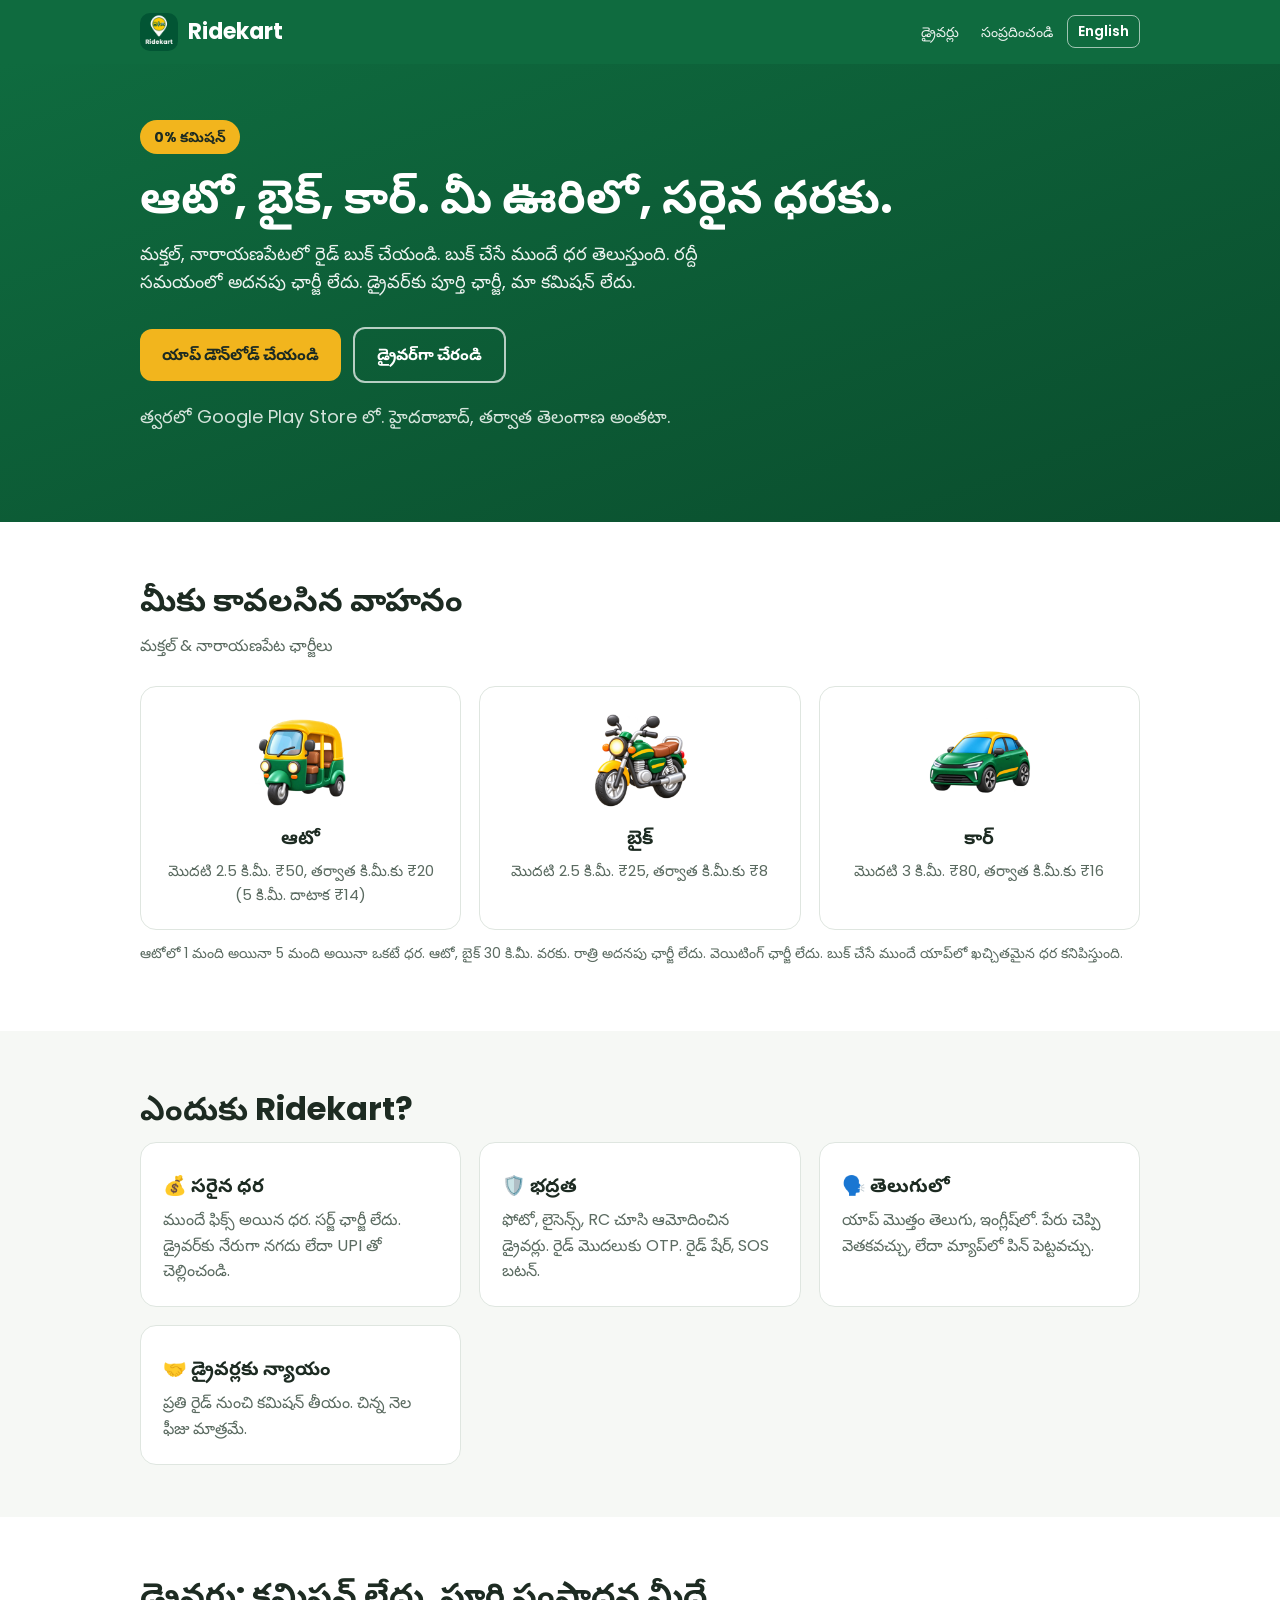
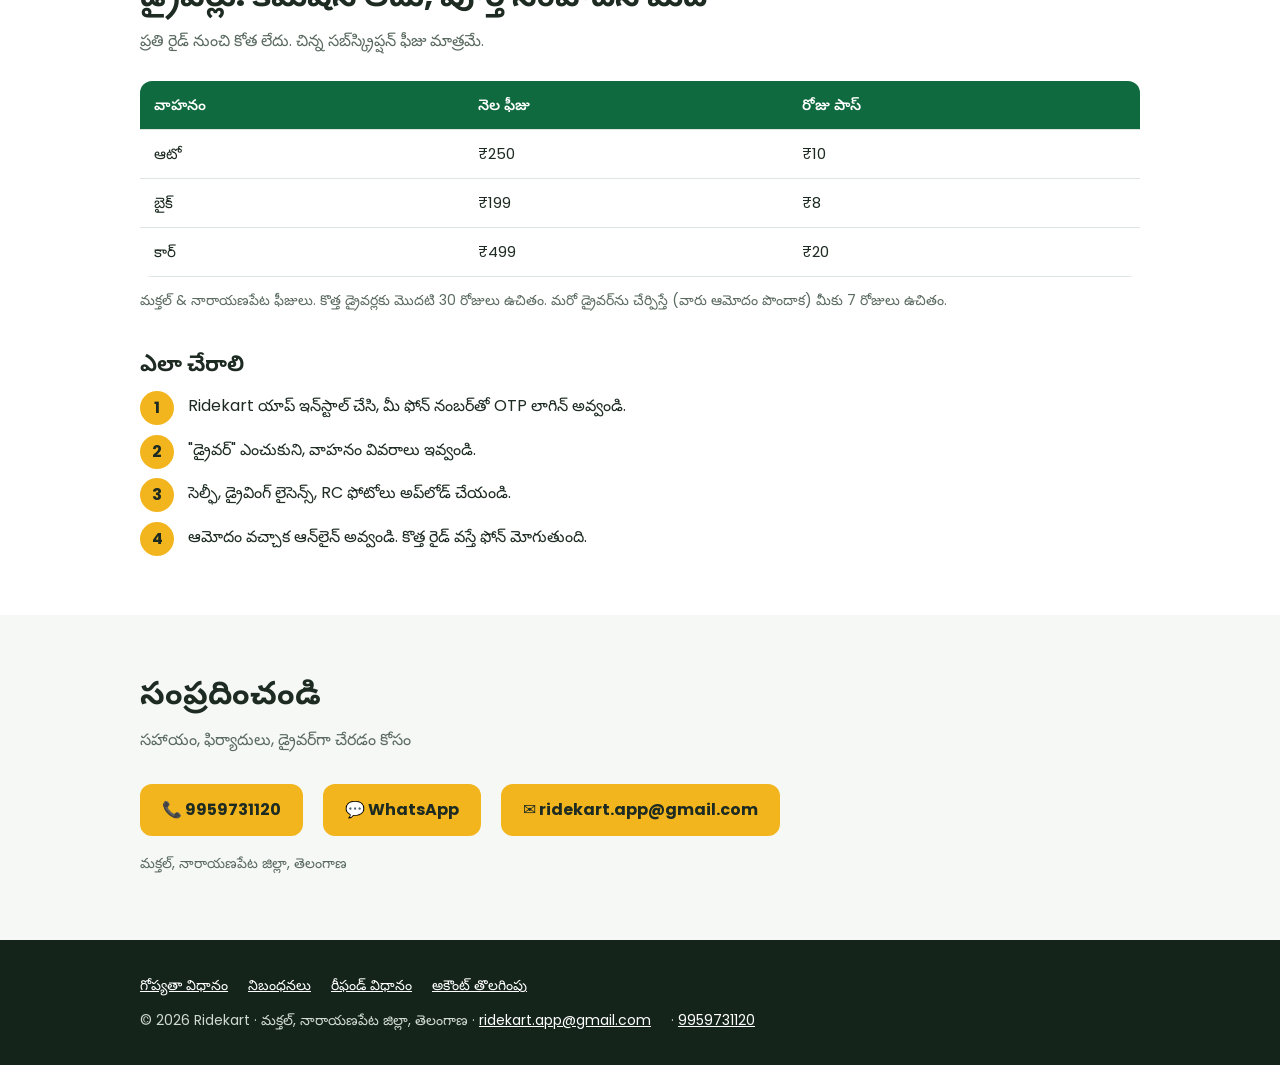
<file: index.html>
<!DOCTYPE html>
<html lang="te">
<head>
<meta charset="utf-8">
<meta name="viewport" content="width=device-width,initial-scale=1">
<title>Ridekart: Auto, Bike, Car rides in Makthal & Narayanpet · Ridekart</title>
<meta name="description" content="Ridekart: zero-commission auto, bike and car rides in Makthal and Narayanpet, Telangana.">
<meta name="theme-color" content="#0F6B3F">
<link rel="icon" href="img/favicon.png">
<link rel="apple-touch-icon" href="img/apple-touch-icon.png">
<link rel="stylesheet" href="style.css">
<script src="lang.js"></script>
</head>
<body>
<header><div class="wrap">
  <a class="brand" href="index.html"><img src="img/logo.png" alt="">Ridekart</a>
  <nav>
    <a class="hide-m" href="index.html#drivers"><span class="te">డ్రైవర్లు</span><span class="en">Drivers</span></a>
    <a class="hide-m" href="index.html#contact"><span class="te">సంప్రదించండి</span><span class="en">Contact</span></a>
    <button class="lang" onclick="rkToggleLang()" aria-label="Language"><span class="te">English</span><span class="en">తెలుగు</span></button>
  </nav>
</div></header>

<section class="hero"><div class="wrap">
  <span class="pill"><span class="te">0% కమిషన్</span><span class="en">0% commission</span></span>
  <h1><span class="te">ఆటో, బైక్, కార్. మీ ఊరిలో, సరైన ధరకు.</span><span class="en">Auto, bike, car. In your town, at a fair price.</span></h1>
  <p><span class="te">మక్తల్, నారాయణపేటలో రైడ్ బుక్ చేయండి. బుక్ చేసే ముందే ధర తెలుస్తుంది. రద్దీ సమయంలో అదనపు ఛార్జీ లేదు. డ్రైవర్‌కు పూర్తి ఛార్జీ, మా కమిషన్ లేదు.</span><span class="en">Book rides in Makthal and Narayanpet. See the price before you book. No surge pricing. The driver keeps the full fare, we take no commission.</span></p>
  <a class="btn" href="app.html"><span class="te">యాప్ డౌన్‌లోడ్ చేయండి</span><span class="en">Download the app</span></a>
  <a class="btn ghost" href="#drivers"><span class="te">డ్రైవర్‌గా చేరండి</span><span class="en">Join as a driver</span></a>
  <p class="note" style="color:#e6f0ea;margin-top:16px"><span class="te">త్వరలో Google Play Store లో. హైదరాబాద్, తర్వాత తెలంగాణ అంతటా.</span><span class="en">Coming soon to Google Play. Hyderabad next, then all of Telangana.</span></p>
</div></section>

<section><div class="wrap">
  <h2><span class="te">మీకు కావలసిన వాహనం</span><span class="en">Choose your ride</span></h2>
  <p class="sub"><span class="te">మక్తల్ & నారాయణపేట ఛార్జీలు</span><span class="en">Makthal & Narayanpet fares</span></p>
  <div class="grid">
    <div class="card veh"><img src="img/auto.png" alt="Auto"><h3><span class="te">ఆటో</span><span class="en">Auto</span></h3>
      <p class="price"><span class="te">మొదటి 2.5 కి.మీ. ₹50, తర్వాత కి.మీ.కు ₹20 (5 కి.మీ. దాటాక ₹14)</span><span class="en">₹50 for the first 2.5 km, then ₹20/km (₹14/km after 5 km)</span></p></div>
    <div class="card veh"><img src="img/bike.png" alt="Bike"><h3><span class="te">బైక్</span><span class="en">Bike</span></h3>
      <p class="price"><span class="te">మొదటి 2.5 కి.మీ. ₹25, తర్వాత కి.మీ.కు ₹8</span><span class="en">₹25 for the first 2.5 km, then ₹8/km</span></p></div>
    <div class="card veh"><img src="img/car.png" alt="Car"><h3><span class="te">కార్</span><span class="en">Car</span></h3>
      <p class="price"><span class="te">మొదటి 3 కి.మీ. ₹80, తర్వాత కి.మీ.కు ₹16</span><span class="en">₹80 for the first 3 km, then ₹16/km</span></p></div>
  </div>
  <p class="note"><span class="te">ఆటోలో 1 మంది అయినా 5 మంది అయినా ఒకటే ధర. ఆటో, బైక్ 30 కి.మీ. వరకు. రాత్రి అదనపు ఛార్జీ లేదు. వెయిటింగ్ ఛార్జీ లేదు. బుక్ చేసే ముందే యాప్‌లో ఖచ్చితమైన ధర కనిపిస్తుంది.</span><span class="en">Same auto fare for 1 to 5 people. Auto and bike up to 30 km. No night charge. No waiting charge. The exact price is shown in the app before you book.</span></p>
</div></section>

<section class="alt"><div class="wrap">
  <h2><span class="te">ఎందుకు Ridekart?</span><span class="en">Why Ridekart?</span></h2>
  <div class="grid">
    <div class="card"><h3>💰 <span class="te">సరైన ధర</span><span class="en">Fair price</span></h3><p><span class="te">ముందే ఫిక్స్ అయిన ధర. సర్జ్ ఛార్జీ లేదు. డ్రైవర్‌కు నేరుగా నగదు లేదా UPI తో చెల్లించండి.</span><span class="en">Fixed upfront price, no surge. Pay the driver directly by cash or UPI.</span></p></div>
    <div class="card"><h3>🛡️ <span class="te">భద్రత</span><span class="en">Safety</span></h3><p><span class="te">ఫోటో, లైసెన్స్, RC చూసి ఆమోదించిన డ్రైవర్లు. రైడ్ మొదలుకు OTP. రైడ్ షేర్, SOS బటన్.</span><span class="en">Drivers approved after photo, licence and RC checks. OTP to start the ride. Ride sharing and an SOS button.</span></p></div>
    <div class="card"><h3>🗣️ <span class="te">తెలుగులో</span><span class="en">In Telugu</span></h3><p><span class="te">యాప్ మొత్తం తెలుగు, ఇంగ్లీష్‌లో. పేరు చెప్పి వెతకవచ్చు, లేదా మ్యాప్‌లో పిన్ పెట్టవచ్చు.</span><span class="en">The whole app in Telugu and English. Search by name or drop a pin on the map.</span></p></div>
    <div class="card"><h3>🤝 <span class="te">డ్రైవర్లకు న్యాయం</span><span class="en">Fair to drivers</span></h3><p><span class="te">ప్రతి రైడ్ నుంచి కమిషన్ తీయం. చిన్న నెల ఫీజు మాత్రమే.</span><span class="en">We take no commission from any ride. Only a small monthly fee.</span></p></div>
  </div>
</div></section>

<section id="drivers"><div class="wrap">
  <h2><span class="te">డ్రైవర్లు: కమిషన్ లేదు, పూర్తి సంపాదన మీదే</span><span class="en">Drivers: no commission, keep everything you earn</span></h2>
  <p class="sub"><span class="te">ప్రతి రైడ్ నుంచి కోత లేదు. చిన్న సబ్‌స్క్రిప్షన్ ఫీజు మాత్రమే.</span><span class="en">Nothing cut from your rides. Just a small subscription fee.</span></p>
  <table>
    <tr><th><span class="te">వాహనం</span><span class="en">Vehicle</span></th><th><span class="te">నెల ఫీజు</span><span class="en">Monthly</span></th><th><span class="te">రోజు పాస్</span><span class="en">Day pass</span></th></tr>
    <tr><td><span class="te">ఆటో</span><span class="en">Auto</span></td><td>₹250</td><td>₹10</td></tr>
    <tr><td><span class="te">బైక్</span><span class="en">Bike</span></td><td>₹199</td><td>₹8</td></tr>
    <tr><td><span class="te">కార్</span><span class="en">Car</span></td><td>₹499</td><td>₹20</td></tr>
  </table>
  <p class="note"><span class="te">మక్తల్ & నారాయణపేట ఫీజులు. కొత్త డ్రైవర్లకు మొదటి 30 రోజులు ఉచితం. మరో డ్రైవర్‌ను చేర్పిస్తే (వారు ఆమోదం పొందాక) మీకు 7 రోజులు ఉచితం.</span><span class="en">Makthal & Narayanpet fees. New drivers get the first 30 days free. Refer another driver and get 7 free days once they are approved.</span></p>
  <h2 style="margin-top:34px;font-size:22px"><span class="te">ఎలా చేరాలి</span><span class="en">How to join</span></h2>
  <ol class="steps">
    <li><span class="te">Ridekart యాప్ ఇన్‌స్టాల్ చేసి, మీ ఫోన్ నంబర్‌తో OTP లాగిన్ అవ్వండి.</span><span class="en">Install the Ridekart app and log in with your phone number (OTP).</span></li>
    <li><span class="te">"డ్రైవర్" ఎంచుకుని, వాహనం వివరాలు ఇవ్వండి.</span><span class="en">Choose "Driver" and enter your vehicle details.</span></li>
    <li><span class="te">సెల్ఫీ, డ్రైవింగ్ లైసెన్స్, RC ఫోటోలు అప్‌లోడ్ చేయండి.</span><span class="en">Upload your selfie, driving licence and RC photos.</span></li>
    <li><span class="te">ఆమోదం వచ్చాక ఆన్‌లైన్ అవ్వండి. కొత్త రైడ్ వస్తే ఫోన్ మోగుతుంది.</span><span class="en">Once approved, go online. Your phone rings when a new ride comes.</span></li>
  </ol>
</div></section>

<section class="alt" id="contact"><div class="wrap">
  <h2><span class="te">సంప్రదించండి</span><span class="en">Contact us</span></h2>
  <p class="sub"><span class="te">సహాయం, ఫిర్యాదులు, డ్రైవర్‌గా చేరడం కోసం</span><span class="en">For help, complaints or joining as a driver</span></p>
  <div class="contact">
    <a class="btn" href="tel:+919959731120">📞 9959731120</a>
    <a class="btn" href="https://wa.me/919959731120">💬 WhatsApp</a>
    <a class="btn" href="mailto:ridekart.app@gmail.com">✉️ ridekart.app@gmail.com</a>
  </div>
  <p class="note"><span class="te">మక్తల్, నారాయణపేట జిల్లా, తెలంగాణ</span><span class="en">Makthal, Narayanpet District, Telangana</span></p>
</div></section>

<footer><div class="wrap">
  <div class="links">
    <a href="privacy.html"><span class="te">గోప్యతా విధానం</span><span class="en">Privacy Policy</span></a>
    <a href="terms.html"><span class="te">నిబంధనలు</span><span class="en">Terms</span></a>
    <a href="refund.html"><span class="te">రీఫండ్ విధానం</span><span class="en">Refund Policy</span></a>
    <a href="delete-account.html"><span class="te">అకౌంట్ తొలగింపు</span><span class="en">Delete account</span></a>
  </div>
  <div>© 2026 Ridekart · <span class="te">మక్తల్, నారాయణపేట జిల్లా, తెలంగాణ</span><span class="en">Makthal, Narayanpet District, Telangana</span> · <a href="mailto:ridekart.app@gmail.com">ridekart.app@gmail.com</a> · <a href="tel:+919959731120">9959731120</a></div>
</div></footer>
</body>
</html>
</file>
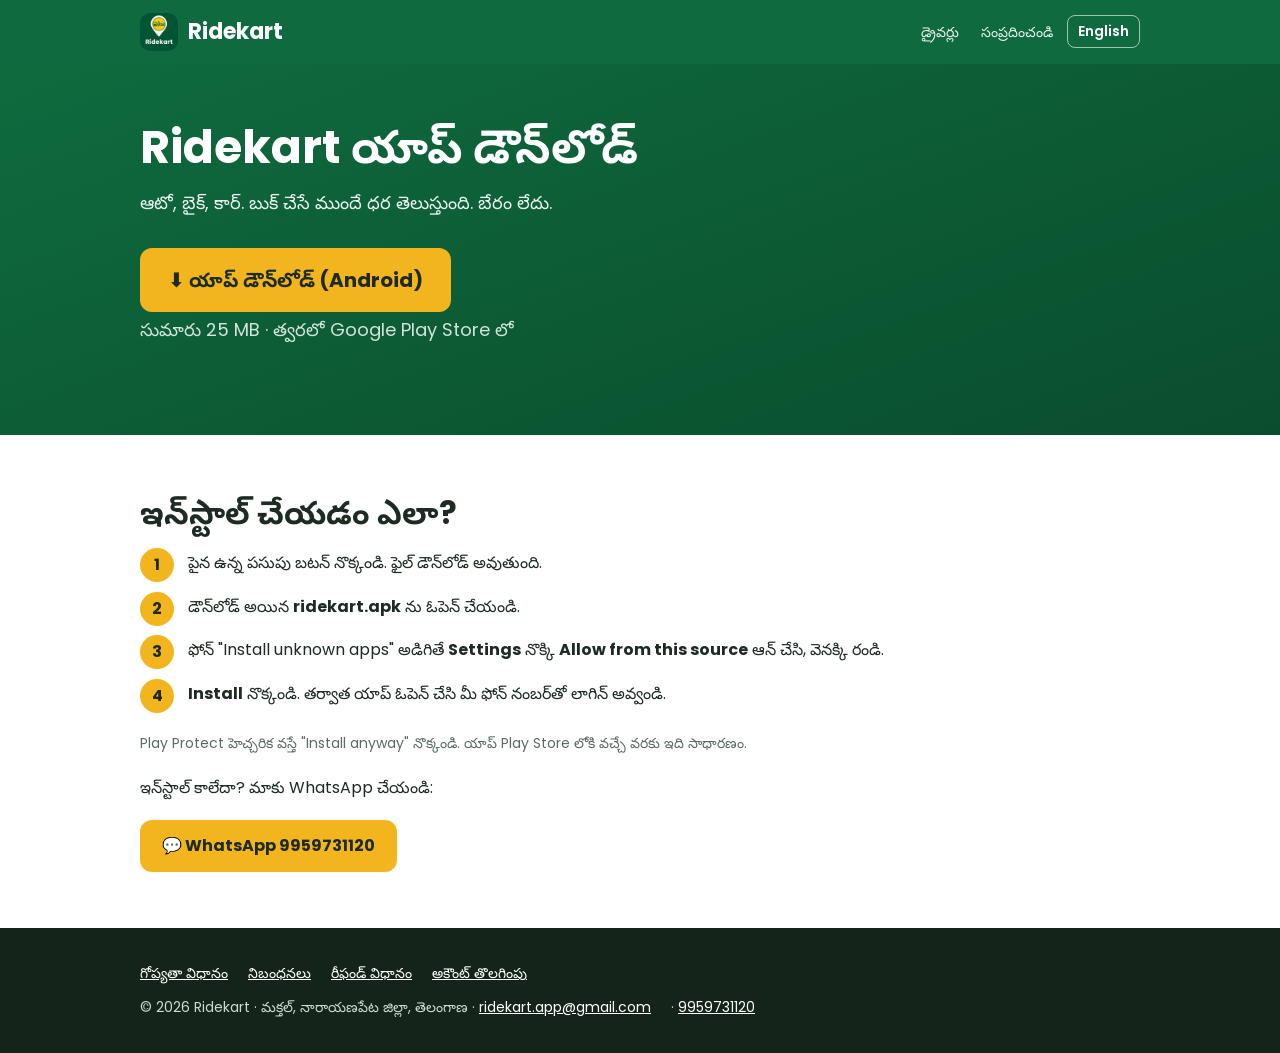
<file: app.html>
<!DOCTYPE html>
<html lang="te">
<head>
<meta charset="utf-8">
<meta name="viewport" content="width=device-width,initial-scale=1">
<title>Download the app · Ridekart</title>
<meta name="description" content="Download the Ridekart app for auto, bike and car rides in Makthal and Narayanpet.">
<meta name="theme-color" content="#0F6B3F">
<link rel="icon" href="img/favicon.png">
<link rel="apple-touch-icon" href="img/apple-touch-icon.png">
<link rel="stylesheet" href="style.css">
<script src="lang.js"></script>
</head>
<body>
<header><div class="wrap">
  <a class="brand" href="index.html"><img src="img/logo.png" alt="">Ridekart</a>
  <nav>
    <a class="hide-m" href="index.html#drivers"><span class="te">డ్రైవర్లు</span><span class="en">Drivers</span></a>
    <a class="hide-m" href="index.html#contact"><span class="te">సంప్రదించండి</span><span class="en">Contact</span></a>
    <button class="lang" onclick="rkToggleLang()" aria-label="Language"><span class="te">English</span><span class="en">తెలుగు</span></button>
  </nav>
</div></header>

<section class="hero"><div class="wrap">
  <h1><span class="te">Ridekart యాప్ డౌన్‌లోడ్</span><span class="en">Download the Ridekart app</span></h1>
  <p><span class="te">ఆటో, బైక్, కార్. బుక్ చేసే ముందే ధర తెలుస్తుంది. బేరం లేదు.</span><span class="en">Auto, bike, car. See the price before you book. No haggling.</span></p>
  <a class="btn" style="font-size:20px;padding:16px 28px" href="https://github.com/nageshpn999-coder/ridekart-web/releases/latest/download/ridekart.apk">⬇️ <span class="te">యాప్ డౌన్‌లోడ్ (Android)</span><span class="en">Download app (Android)</span></a>
  <p class="note" style="color:#e6f0ea"><span class="te">సుమారు 25 MB · త్వరలో Google Play Store లో</span><span class="en">About 25 MB · Coming soon to Google Play</span></p>
</div></section>

<section><div class="wrap">
  <h2><span class="te">ఇన్‌స్టాల్ చేయడం ఎలా?</span><span class="en">How to install</span></h2>
  <ol class="steps">
    <li><span class="te">పైన ఉన్న పసుపు బటన్ నొక్కండి. ఫైల్ డౌన్‌లోడ్ అవుతుంది.</span><span class="en">Tap the yellow button above. The file will download.</span></li>
    <li><span class="te">డౌన్‌లోడ్ అయిన <b>ridekart.apk</b> ను ఓపెన్ చేయండి.</span><span class="en">Open the downloaded <b>ridekart.apk</b>.</span></li>
    <li><span class="te">ఫోన్ "Install unknown apps" అడిగితే <b>Settings</b> నొక్కి <b>Allow from this source</b> ఆన్ చేసి, వెనక్కి రండి.</span><span class="en">If the phone asks about "Install unknown apps", tap <b>Settings</b>, turn on <b>Allow from this source</b>, and go back.</span></li>
    <li><span class="te"><b>Install</b> నొక్కండి. తర్వాత యాప్ ఓపెన్ చేసి మీ ఫోన్ నంబర్‌తో లాగిన్ అవ్వండి.</span><span class="en">Tap <b>Install</b>. Then open the app and log in with your phone number.</span></li>
  </ol>
  <p class="note"><span class="te">Play Protect హెచ్చరిక వస్తే "Install anyway" నొక్కండి. యాప్ Play Store లోకి వచ్చే వరకు ఇది సాధారణం.</span><span class="en">If Play Protect shows a warning, tap "Install anyway". This is normal until the app is on Google Play.</span></p>
  <p style="margin-top:20px"><span class="te">ఇన్‌స్టాల్ కాలేదా? మాకు WhatsApp చేయండి:</span><span class="en">Trouble installing? WhatsApp us:</span></p>
  <a class="btn" href="https://wa.me/919959731120?text=Ridekart%20app%20install%20help">💬 WhatsApp 9959731120</a>
</div></section>

<footer><div class="wrap">
  <div class="links">
    <a href="privacy.html"><span class="te">గోప్యతా విధానం</span><span class="en">Privacy Policy</span></a>
    <a href="terms.html"><span class="te">నిబంధనలు</span><span class="en">Terms</span></a>
    <a href="refund.html"><span class="te">రీఫండ్ విధానం</span><span class="en">Refund Policy</span></a>
    <a href="delete-account.html"><span class="te">అకౌంట్ తొలగింపు</span><span class="en">Delete account</span></a>
  </div>
  <div>© 2026 Ridekart · <span class="te">మక్తల్, నారాయణపేట జిల్లా, తెలంగాణ</span><span class="en">Makthal, Narayanpet District, Telangana</span> · <a href="mailto:ridekart.app@gmail.com">ridekart.app@gmail.com</a> · <a href="tel:+919959731120">9959731120</a></div>
</div></footer>
</body>
</html>
</file>
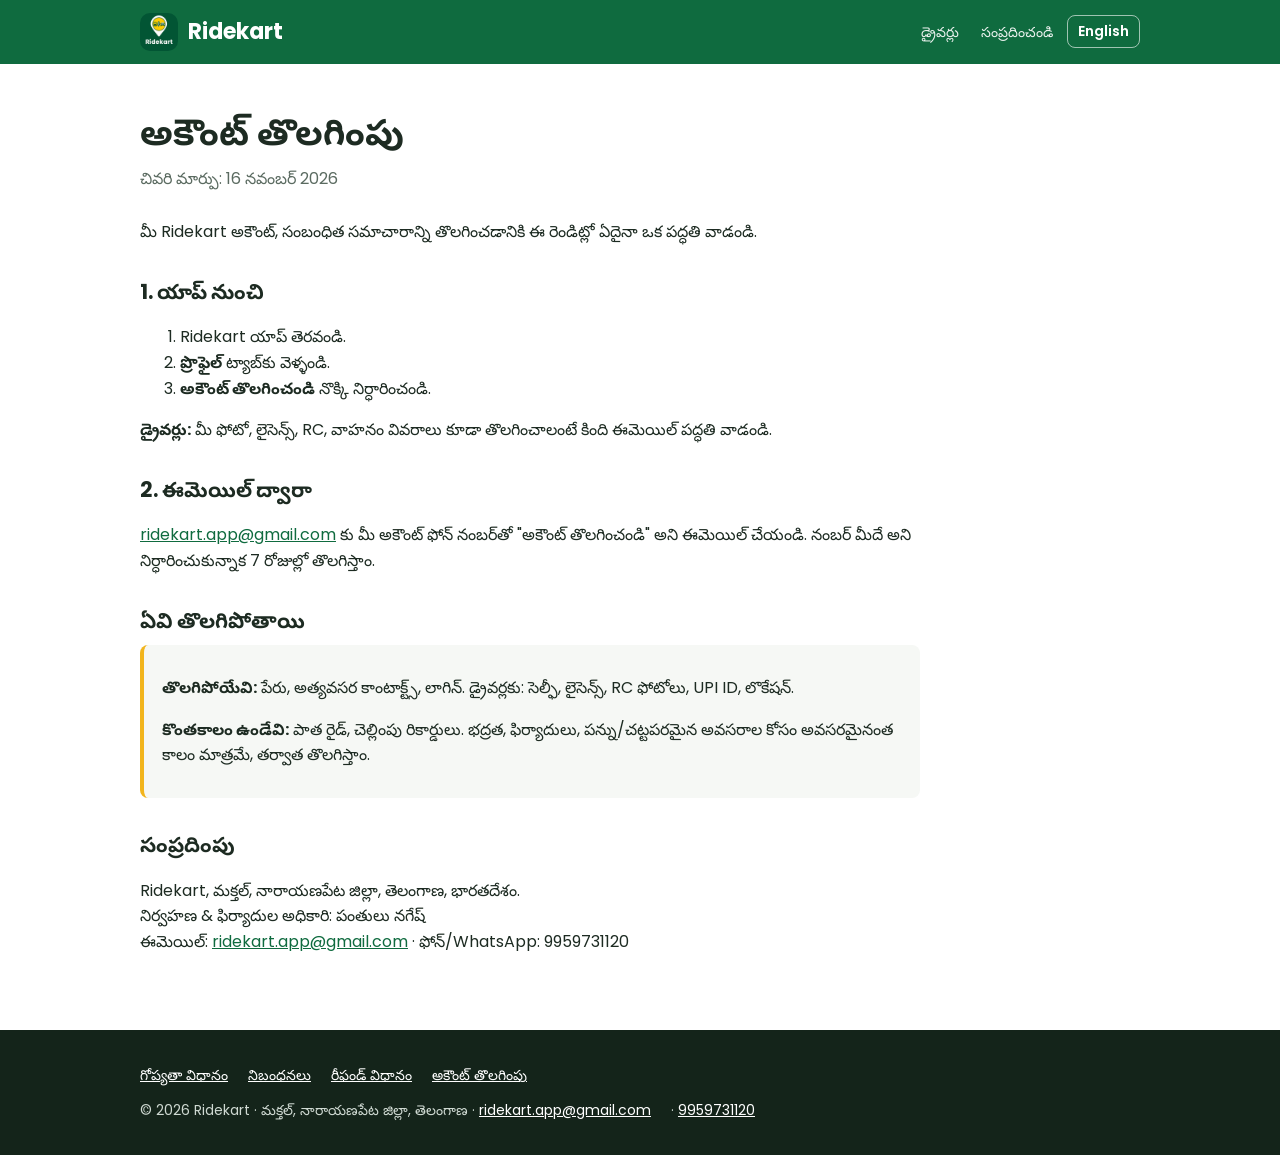
<file: delete-account.html>
<!DOCTYPE html>
<html lang="te">
<head>
<meta charset="utf-8">
<meta name="viewport" content="width=device-width,initial-scale=1">
<title>Delete your Ridekart account · Ridekart</title>
<meta name="description" content="Ridekart Delete your Ridekart account">
<meta name="theme-color" content="#0F6B3F">
<link rel="icon" href="img/favicon.png">
<link rel="apple-touch-icon" href="img/apple-touch-icon.png">
<link rel="stylesheet" href="style.css">
<script src="lang.js"></script>
</head>
<body>
<header><div class="wrap">
  <a class="brand" href="index.html"><img src="img/logo.png" alt="">Ridekart</a>
  <nav>
    <a class="hide-m" href="index.html#drivers"><span class="te">డ్రైవర్లు</span><span class="en">Drivers</span></a>
    <a class="hide-m" href="index.html#contact"><span class="te">సంప్రదించండి</span><span class="en">Contact</span></a>
    <button class="lang" onclick="rkToggleLang()" aria-label="Language"><span class="te">English</span><span class="en">తెలుగు</span></button>
  </nav>
</div></header>
<section class="doc"><div class="wrap">
<h1><span class="te">అకౌంట్ తొలగింపు</span><span class="en">Delete your Ridekart account</span></h1>
<p class="upd"><span class="te">చివరి మార్పు: 16 నవంబర్ 2026</span><span class="en">Last updated: 16 November 2026</span></p>
<p><span class="te">మీ Ridekart అకౌంట్, సంబంధిత సమాచారాన్ని తొలగించడానికి ఈ రెండిట్లో ఏదైనా ఒక పద్ధతి వాడండి.</span><span class="en">Use either of the two methods below to delete your Ridekart account and related data.</span></p>
<h2><span class="te">1. యాప్ నుంచి</span><span class="en">1. From the app</span></h2>
<div class="te"><ol><li>Ridekart యాప్ తెరవండి.</li><li><b>ప్రొఫైల్</b> ట్యాబ్‌కు వెళ్ళండి.</li><li><b>అకౌంట్ తొలగించండి</b> నొక్కి నిర్ధారించండి.</li></ol><p><b>డ్రైవర్లు:</b> మీ ఫోటో, లైసెన్స్, RC, వాహనం వివరాలు కూడా తొలగించాలంటే కింది ఈమెయిల్ పద్ధతి వాడండి.</p></div><div class="en"><ol><li>Open the Ridekart app.</li><li>Go to the <b>Profile</b> tab.</li><li>Tap <b>Delete account</b> and confirm.</li></ol><p><b>Drivers:</b> to also delete your photo, licence, RC and vehicle details, use the email method below.</p></div>
<h2><span class="te">2. ఈమెయిల్ ద్వారా</span><span class="en">2. By email</span></h2>
<div class="te"><p><a href="mailto:ridekart.app@gmail.com?subject=Delete%20my%20Ridekart%20account">ridekart.app@gmail.com</a> కు మీ అకౌంట్ ఫోన్ నంబర్‌తో "అకౌంట్ తొలగించండి" అని ఈమెయిల్ చేయండి. నంబర్ మీదే అని నిర్ధారించుకున్నాక 7 రోజుల్లో తొలగిస్తాం.</p></div><div class="en"><p>Email <a href="mailto:ridekart.app@gmail.com?subject=Delete%20my%20Ridekart%20account">ridekart.app@gmail.com</a> with the phone number of your account and ask us to delete it. After confirming the number is yours, we delete it within 7 days.</p></div>
<h2><span class="te">ఏవి తొలగిపోతాయి</span><span class="en">What is deleted and what is kept</span></h2>
<div class="te"><div class="box"><p><b>తొలగిపోయేవి:</b> పేరు, అత్యవసర కాంటాక్ట్స్, లాగిన్. డ్రైవర్లకు: సెల్ఫీ, లైసెన్స్, RC ఫోటోలు, UPI ID, లొకేషన్.</p><p><b>కొంతకాలం ఉండేవి:</b> పాత రైడ్, చెల్లింపు రికార్డులు. భద్రత, ఫిర్యాదులు, పన్ను/చట్టపరమైన అవసరాల కోసం అవసరమైనంత కాలం మాత్రమే, తర్వాత తొలగిస్తాం.</p></div></div><div class="en"><div class="box"><p><b>Deleted:</b> your name, emergency contacts and login. For drivers: selfie, licence and RC photos, UPI ID and location.</p><p><b>Kept for a limited time:</b> past ride and payment records, only as long as needed for safety, complaints and tax/legal requirements, and then deleted.</p></div></div>
<h2><span class="te">సంప్రదింపు</span><span class="en">Contact</span></h2>
<div class="te"><p>Ridekart, మక్తల్, నారాయణపేట జిల్లా, తెలంగాణ, భారతదేశం.<br>నిర్వహణ & ఫిర్యాదుల అధికారి: పంతులు నగేష్<br>ఈమెయిల్: <a href="mailto:ridekart.app@gmail.com">ridekart.app@gmail.com</a> · ఫోన్/WhatsApp: 9959731120</p></div><div class="en"><p>Ridekart, Makthal, Narayanpet District, Telangana, India.<br>Operator & Grievance Officer: Panthulu Nagesh<br>Email: <a href="mailto:ridekart.app@gmail.com">ridekart.app@gmail.com</a> · Phone/WhatsApp: 9959731120</p></div>
</div></section>
<footer><div class="wrap">
  <div class="links">
    <a href="privacy.html"><span class="te">గోప్యతా విధానం</span><span class="en">Privacy Policy</span></a>
    <a href="terms.html"><span class="te">నిబంధనలు</span><span class="en">Terms</span></a>
    <a href="refund.html"><span class="te">రీఫండ్ విధానం</span><span class="en">Refund Policy</span></a>
    <a href="delete-account.html"><span class="te">అకౌంట్ తొలగింపు</span><span class="en">Delete account</span></a>
  </div>
  <div>© 2026 Ridekart · <span class="te">మక్తల్, నారాయణపేట జిల్లా, తెలంగాణ</span><span class="en">Makthal, Narayanpet District, Telangana</span> · <a href="mailto:ridekart.app@gmail.com">ridekart.app@gmail.com</a> · <a href="tel:+919959731120">9959731120</a></div>
</div></footer>
</body>
</html>
</file>
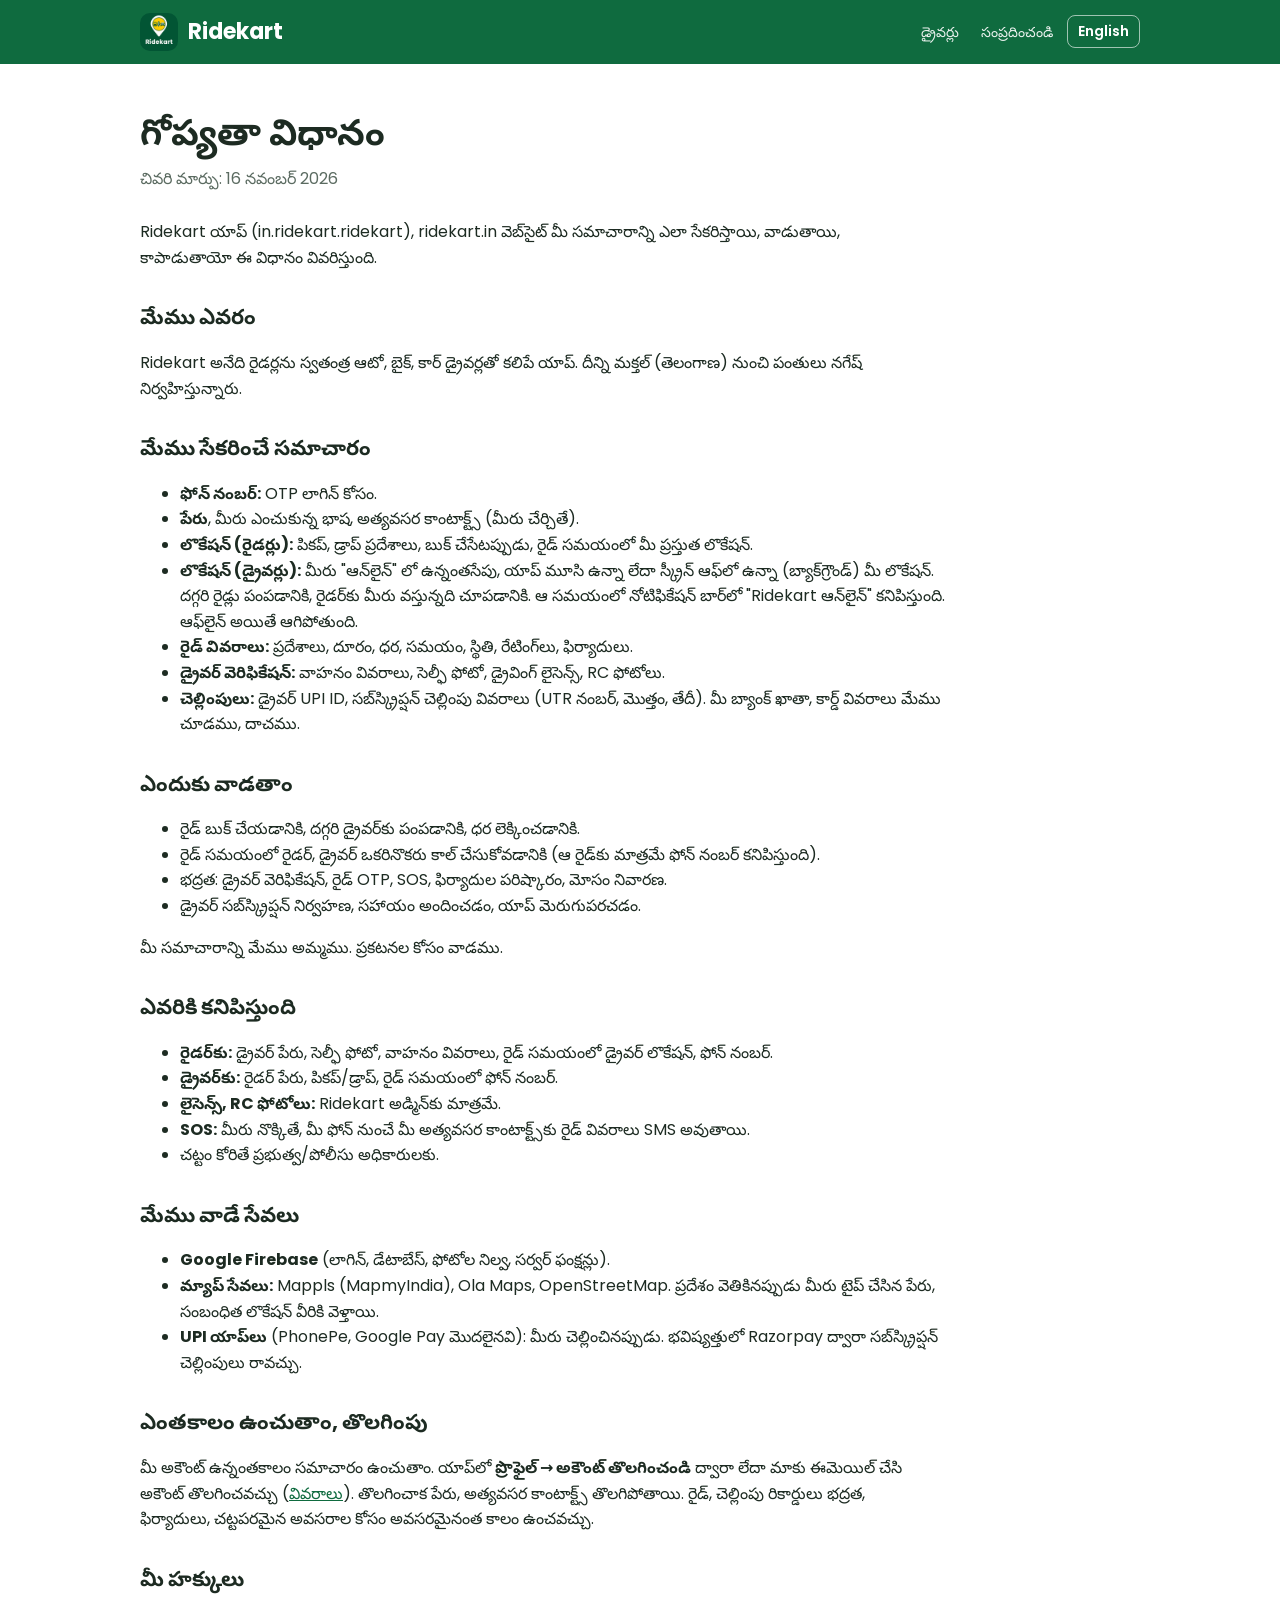
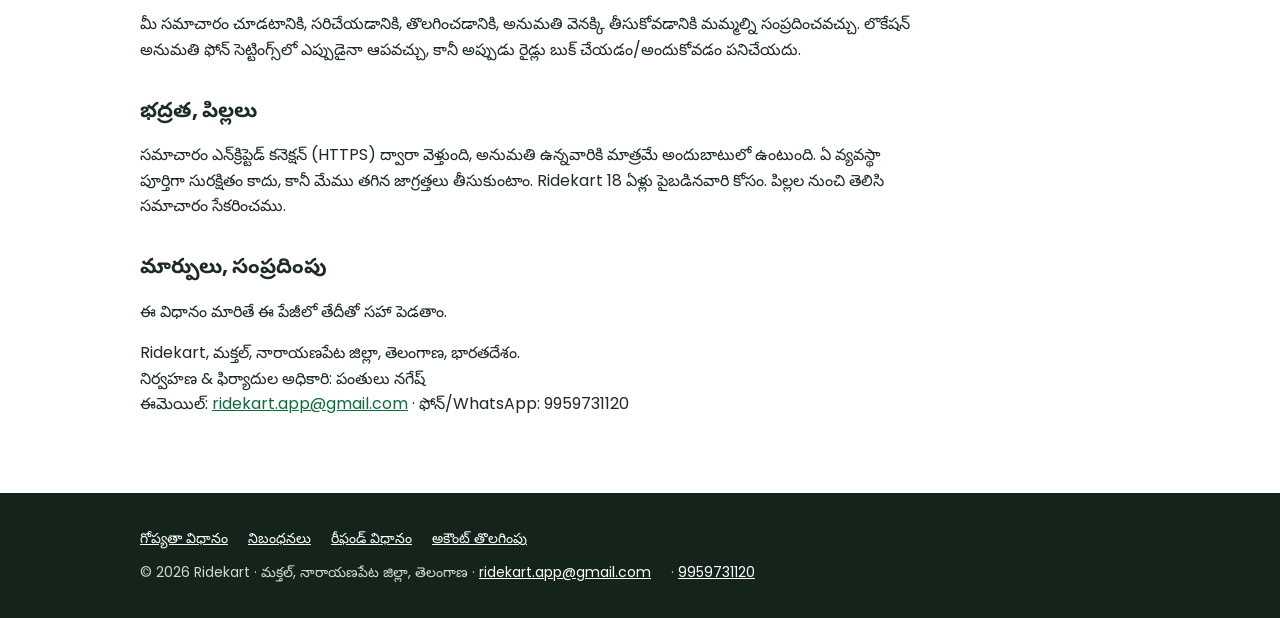
<file: privacy.html>
<!DOCTYPE html>
<html lang="te">
<head>
<meta charset="utf-8">
<meta name="viewport" content="width=device-width,initial-scale=1">
<title>Privacy Policy · Ridekart</title>
<meta name="description" content="Ridekart Privacy Policy">
<meta name="theme-color" content="#0F6B3F">
<link rel="icon" href="img/favicon.png">
<link rel="apple-touch-icon" href="img/apple-touch-icon.png">
<link rel="stylesheet" href="style.css">
<script src="lang.js"></script>
</head>
<body>
<header><div class="wrap">
  <a class="brand" href="index.html"><img src="img/logo.png" alt="">Ridekart</a>
  <nav>
    <a class="hide-m" href="index.html#drivers"><span class="te">డ్రైవర్లు</span><span class="en">Drivers</span></a>
    <a class="hide-m" href="index.html#contact"><span class="te">సంప్రదించండి</span><span class="en">Contact</span></a>
    <button class="lang" onclick="rkToggleLang()" aria-label="Language"><span class="te">English</span><span class="en">తెలుగు</span></button>
  </nav>
</div></header>
<section class="doc"><div class="wrap">
<h1><span class="te">గోప్యతా విధానం</span><span class="en">Privacy Policy</span></h1>
<p class="upd"><span class="te">చివరి మార్పు: 16 నవంబర్ 2026</span><span class="en">Last updated: 16 November 2026</span></p>
<p><span class="te">Ridekart యాప్ (in.ridekart.ridekart), ridekart.in వెబ్‌సైట్ మీ సమాచారాన్ని ఎలా సేకరిస్తాయి, వాడుతాయి, కాపాడుతాయో ఈ విధానం వివరిస్తుంది.</span><span class="en">This policy explains how the Ridekart app (in.ridekart.ridekart) and the ridekart.in website collect, use and protect your information.</span></p>
<h2><span class="te">మేము ఎవరం</span><span class="en">Who we are</span></h2>
<div class="te"><p>Ridekart అనేది రైడర్లను స్వతంత్ర ఆటో, బైక్, కార్ డ్రైవర్లతో కలిపే యాప్. దీన్ని మక్తల్ (తెలంగాణ) నుంచి పంతులు నగేష్ నిర్వహిస్తున్నారు.</p></div><div class="en"><p>Ridekart is an app that connects riders with independent auto, bike and car drivers. It is operated by Panthulu Nagesh from Makthal, Telangana.</p></div>
<h2><span class="te">మేము సేకరించే సమాచారం</span><span class="en">Information we collect</span></h2>
<div class="te"><ul>
<li><b>ఫోన్ నంబర్:</b> OTP లాగిన్ కోసం.</li>
<li><b>పేరు</b>, మీరు ఎంచుకున్న భాష, అత్యవసర కాంటాక్ట్స్ (మీరు చేర్చితే).</li>
<li><b>లొకేషన్ (రైడర్లు):</b> పికప్, డ్రాప్ ప్రదేశాలు, బుక్ చేసేటప్పుడు, రైడ్ సమయంలో మీ ప్రస్తుత లొకేషన్.</li>
<li><b>లొకేషన్ (డ్రైవర్లు):</b> మీరు "ఆన్‌లైన్" లో ఉన్నంతసేపు, యాప్ మూసి ఉన్నా లేదా స్క్రీన్ ఆఫ్‌లో ఉన్నా (బ్యాక్‌గ్రౌండ్) మీ లొకేషన్. దగ్గరి రైడ్లు పంపడానికి, రైడర్‌కు మీరు వస్తున్నది చూపడానికి. ఆ సమయంలో నోటిఫికేషన్ బార్‌లో "Ridekart ఆన్‌లైన్" కనిపిస్తుంది. ఆఫ్‌లైన్ అయితే ఆగిపోతుంది.</li>
<li><b>రైడ్ వివరాలు:</b> ప్రదేశాలు, దూరం, ధర, సమయం, స్థితి, రేటింగ్‌లు, ఫిర్యాదులు.</li>
<li><b>డ్రైవర్ వెరిఫికేషన్:</b> వాహనం వివరాలు, సెల్ఫీ ఫోటో, డ్రైవింగ్ లైసెన్స్, RC ఫోటోలు.</li>
<li><b>చెల్లింపులు:</b> డ్రైవర్ UPI ID, సబ్‌స్క్రిప్షన్ చెల్లింపు వివరాలు (UTR నంబర్, మొత్తం, తేదీ). మీ బ్యాంక్ ఖాతా, కార్డ్ వివరాలు మేము చూడము, దాచము.</li>
</ul></div><div class="en"><ul>
<li><b>Phone number:</b> for OTP login.</li>
<li><b>Name</b>, your chosen language, and emergency contacts (if you add them).</li>
<li><b>Location (riders):</b> pickup and drop places, and your current location while booking and during a ride.</li>
<li><b>Location (drivers):</b> while you are "Online", including when the app is closed or the screen is off (background), to send you nearby rides and show riders that you are coming. A "Ridekart online" notification is shown during this time. It stops when you go offline.</li>
<li><b>Ride details:</b> places, distance, fare, time, status, ratings and complaints.</li>
<li><b>Driver verification:</b> vehicle details, a selfie photo, and photos of the driving licence and RC.</li>
<li><b>Payments:</b> the driver's UPI ID and subscription payment details (UTR number, amount, date). We do not see or store your bank account or card details.</li>
</ul></div>
<h2><span class="te">ఎందుకు వాడతాం</span><span class="en">How we use it</span></h2>
<div class="te"><ul><li>రైడ్ బుక్ చేయడానికి, దగ్గరి డ్రైవర్‌కు పంపడానికి, ధర లెక్కించడానికి.</li><li>రైడ్ సమయంలో రైడర్, డ్రైవర్ ఒకరినొకరు కాల్ చేసుకోవడానికి (ఆ రైడ్‌కు మాత్రమే ఫోన్ నంబర్ కనిపిస్తుంది).</li><li>భద్రత: డ్రైవర్ వెరిఫికేషన్, రైడ్ OTP, SOS, ఫిర్యాదుల పరిష్కారం, మోసం నివారణ.</li><li>డ్రైవర్ సబ్‌స్క్రిప్షన్ నిర్వహణ, సహాయం అందించడం, యాప్ మెరుగుపరచడం.</li></ul><p>మీ సమాచారాన్ని మేము అమ్మము. ప్రకటనల కోసం వాడము.</p></div><div class="en"><ul><li>To book rides, send them to nearby drivers and calculate fares.</li><li>To let the rider and driver call each other during a ride (the phone number is shown only for that ride).</li><li>Safety: driver verification, ride OTP, SOS, handling complaints and preventing fraud.</li><li>To manage driver subscriptions, provide support and improve the app.</li></ul><p>We do not sell your information. We do not use it for advertising.</p></div>
<h2><span class="te">ఎవరికి కనిపిస్తుంది</span><span class="en">Who can see it</span></h2>
<div class="te"><ul><li><b>రైడర్‌కు:</b> డ్రైవర్ పేరు, సెల్ఫీ ఫోటో, వాహనం వివరాలు, రైడ్ సమయంలో డ్రైవర్ లొకేషన్, ఫోన్ నంబర్.</li><li><b>డ్రైవర్‌కు:</b> రైడర్ పేరు, పికప్/డ్రాప్, రైడ్ సమయంలో ఫోన్ నంబర్.</li><li><b>లైసెన్స్, RC ఫోటోలు:</b> Ridekart అడ్మిన్‌కు మాత్రమే.</li><li><b>SOS:</b> మీరు నొక్కితే, మీ ఫోన్ నుంచే మీ అత్యవసర కాంటాక్ట్స్‌కు రైడ్ వివరాలు SMS అవుతాయి.</li><li>చట్టం కోరితే ప్రభుత్వ/పోలీసు అధికారులకు.</li></ul></div><div class="en"><ul><li><b>Riders see:</b> the driver's name, selfie photo, vehicle details, and during the ride the driver's location and phone number.</li><li><b>Drivers see:</b> the rider's name, pickup/drop and, during the ride, the phone number.</li><li><b>Licence and RC photos:</b> Ridekart admin only.</li><li><b>SOS:</b> when you press it, ride details are sent by SMS from your own phone to your emergency contacts.</li><li>Government or police authorities when required by law.</li></ul></div>
<h2><span class="te">మేము వాడే సేవలు</span><span class="en">Service providers</span></h2>
<div class="te"><ul><li><b>Google Firebase</b> (లాగిన్, డేటాబేస్, ఫోటోల నిల్వ, సర్వర్ ఫంక్షన్లు).</li><li><b>మ్యాప్ సేవలు:</b> Mappls (MapmyIndia), Ola Maps, OpenStreetMap. ప్రదేశం వెతికినప్పుడు మీరు టైప్ చేసిన పేరు, సంబంధిత లొకేషన్ వీరికి వెళ్తాయి.</li><li><b>UPI యాప్‌లు</b> (PhonePe, Google Pay మొదలైనవి): మీరు చెల్లించినప్పుడు. భవిష్యత్తులో Razorpay ద్వారా సబ్‌స్క్రిప్షన్ చెల్లింపులు రావచ్చు.</li></ul></div><div class="en"><ul><li><b>Google Firebase</b> (login, database, photo storage, server functions).</li><li><b>Map services:</b> Mappls (MapmyIndia), Ola Maps and OpenStreetMap. When you search for a place, the text you type and related location are sent to them.</li><li><b>UPI apps</b> (PhonePe, Google Pay, etc.) when you pay. Subscription payments may later go through Razorpay.</li></ul></div>
<h2><span class="te">ఎంతకాలం ఉంచుతాం, తొలగింపు</span><span class="en">Retention and deletion</span></h2>
<div class="te"><p>మీ అకౌంట్ ఉన్నంతకాలం సమాచారం ఉంచుతాం. యాప్‌లో <b>ప్రొఫైల్ → అకౌంట్ తొలగించండి</b> ద్వారా లేదా మాకు ఈమెయిల్ చేసి అకౌంట్ తొలగించవచ్చు (<a href="delete-account.html">వివరాలు</a>). తొలగించాక పేరు, అత్యవసర కాంటాక్ట్స్ తొలగిపోతాయి. రైడ్, చెల్లింపు రికార్డులు భద్రత, ఫిర్యాదులు, చట్టపరమైన అవసరాల కోసం అవసరమైనంత కాలం ఉంచవచ్చు.</p></div><div class="en"><p>We keep your information while your account exists. You can delete your account in the app via <b>Profile → Delete account</b> or by emailing us (<a href="delete-account.html">details</a>). After deletion your name and emergency contacts are removed. Ride and payment records may be kept as long as needed for safety, complaints and legal requirements.</p></div>
<h2><span class="te">మీ హక్కులు</span><span class="en">Your rights</span></h2>
<div class="te"><p>మీ సమాచారం చూడటానికి, సరిచేయడానికి, తొలగించడానికి, అనుమతి వెనక్కి తీసుకోవడానికి మమ్మల్ని సంప్రదించవచ్చు. లొకేషన్ అనుమతి ఫోన్ సెట్టింగ్స్‌లో ఎప్పుడైనా ఆపవచ్చు, కానీ అప్పుడు రైడ్లు బుక్ చేయడం/అందుకోవడం పనిచేయదు.</p></div><div class="en"><p>You may contact us to access, correct or delete your information, or to withdraw consent. You can turn off location permission in phone settings at any time, but booking or receiving rides will not work without it.</p></div>
<h2><span class="te">భద్రత, పిల్లలు</span><span class="en">Security and children</span></h2>
<div class="te"><p>సమాచారం ఎన్‌క్రిప్టెడ్ కనెక్షన్ (HTTPS) ద్వారా వెళ్తుంది, అనుమతి ఉన్నవారికి మాత్రమే అందుబాటులో ఉంటుంది. ఏ వ్యవస్థా పూర్తిగా సురక్షితం కాదు, కానీ మేము తగిన జాగ్రత్తలు తీసుకుంటాం. Ridekart 18 ఏళ్లు పైబడినవారి కోసం. పిల్లల నుంచి తెలిసి సమాచారం సేకరించము.</p></div><div class="en"><p>Data travels over encrypted connections (HTTPS) and is available only to those who need it. No system is perfectly secure, but we take reasonable care. Ridekart is meant for people aged 18 and above. We do not knowingly collect information from children.</p></div>
<h2><span class="te">మార్పులు, సంప్రదింపు</span><span class="en">Changes and contact</span></h2>
<div class="te"><p>ఈ విధానం మారితే ఈ పేజీలో తేదీతో సహా పెడతాం.</p><p>Ridekart, మక్తల్, నారాయణపేట జిల్లా, తెలంగాణ, భారతదేశం.<br>నిర్వహణ & ఫిర్యాదుల అధికారి: పంతులు నగేష్<br>ఈమెయిల్: <a href="mailto:ridekart.app@gmail.com">ridekart.app@gmail.com</a> · ఫోన్/WhatsApp: 9959731120</p></div><div class="en"><p>If this policy changes, we will post it on this page with the date.</p><p>Ridekart, Makthal, Narayanpet District, Telangana, India.<br>Operator & Grievance Officer: Panthulu Nagesh<br>Email: <a href="mailto:ridekart.app@gmail.com">ridekart.app@gmail.com</a> · Phone/WhatsApp: 9959731120</p></div>
</div></section>
<footer><div class="wrap">
  <div class="links">
    <a href="privacy.html"><span class="te">గోప్యతా విధానం</span><span class="en">Privacy Policy</span></a>
    <a href="terms.html"><span class="te">నిబంధనలు</span><span class="en">Terms</span></a>
    <a href="refund.html"><span class="te">రీఫండ్ విధానం</span><span class="en">Refund Policy</span></a>
    <a href="delete-account.html"><span class="te">అకౌంట్ తొలగింపు</span><span class="en">Delete account</span></a>
  </div>
  <div>© 2026 Ridekart · <span class="te">మక్తల్, నారాయణపేట జిల్లా, తెలంగాణ</span><span class="en">Makthal, Narayanpet District, Telangana</span> · <a href="mailto:ridekart.app@gmail.com">ridekart.app@gmail.com</a> · <a href="tel:+919959731120">9959731120</a></div>
</div></footer>
</body>
</html>
</file>
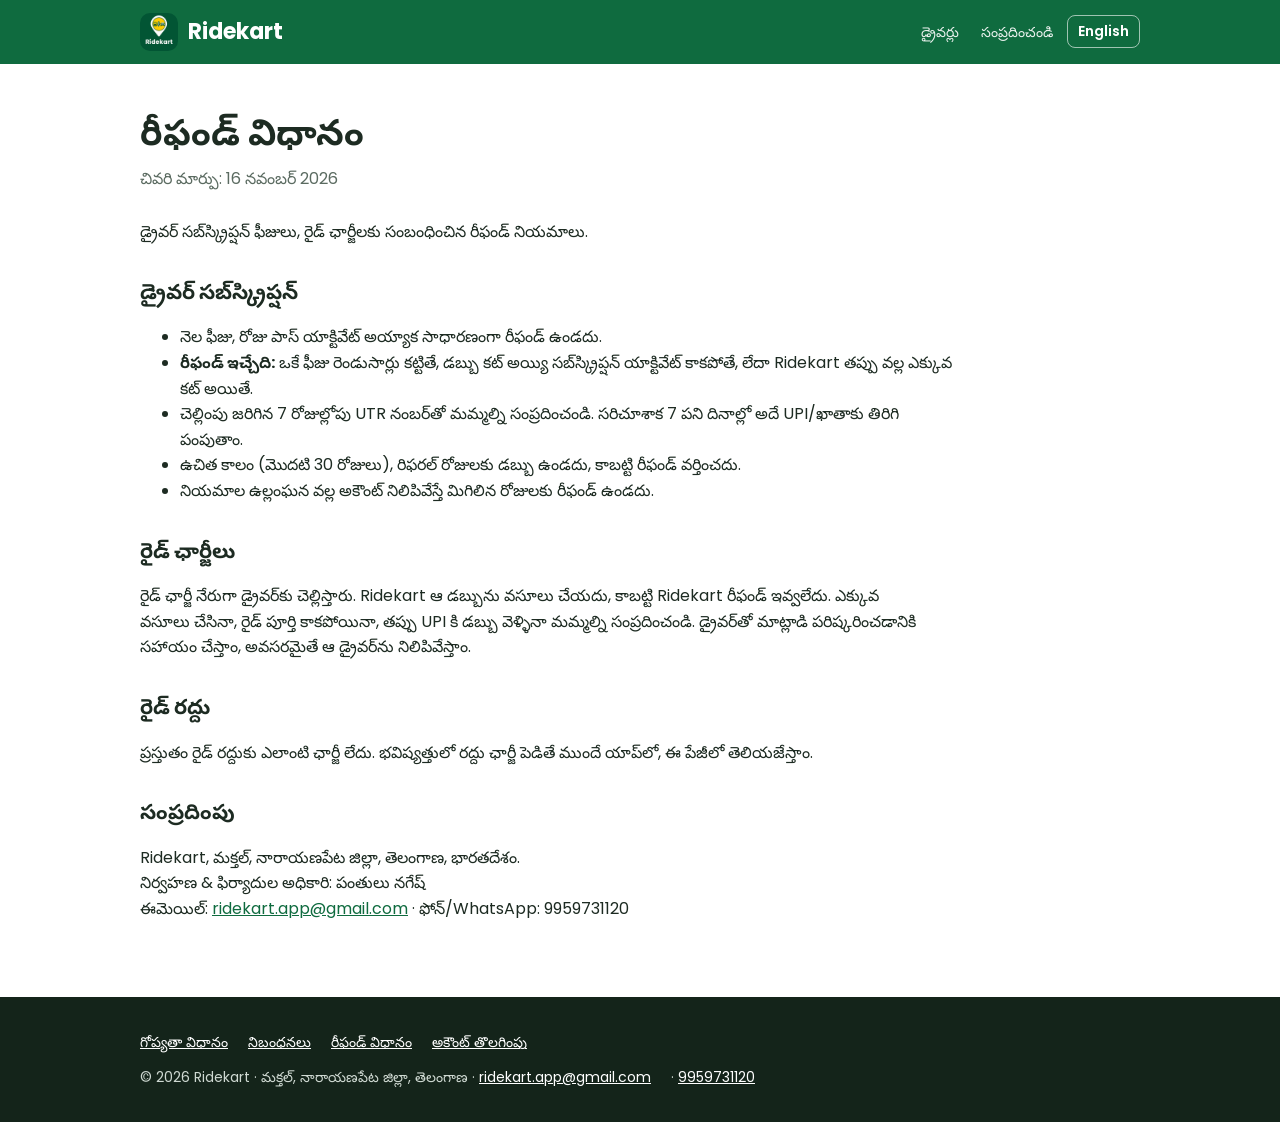
<file: refund.html>
<!DOCTYPE html>
<html lang="te">
<head>
<meta charset="utf-8">
<meta name="viewport" content="width=device-width,initial-scale=1">
<title>Refund & Cancellation Policy · Ridekart</title>
<meta name="description" content="Ridekart Refund & Cancellation Policy">
<meta name="theme-color" content="#0F6B3F">
<link rel="icon" href="img/favicon.png">
<link rel="apple-touch-icon" href="img/apple-touch-icon.png">
<link rel="stylesheet" href="style.css">
<script src="lang.js"></script>
</head>
<body>
<header><div class="wrap">
  <a class="brand" href="index.html"><img src="img/logo.png" alt="">Ridekart</a>
  <nav>
    <a class="hide-m" href="index.html#drivers"><span class="te">డ్రైవర్లు</span><span class="en">Drivers</span></a>
    <a class="hide-m" href="index.html#contact"><span class="te">సంప్రదించండి</span><span class="en">Contact</span></a>
    <button class="lang" onclick="rkToggleLang()" aria-label="Language"><span class="te">English</span><span class="en">తెలుగు</span></button>
  </nav>
</div></header>
<section class="doc"><div class="wrap">
<h1><span class="te">రీఫండ్ విధానం</span><span class="en">Refund & Cancellation Policy</span></h1>
<p class="upd"><span class="te">చివరి మార్పు: 16 నవంబర్ 2026</span><span class="en">Last updated: 16 November 2026</span></p>
<p><span class="te">డ్రైవర్ సబ్‌స్క్రిప్షన్ ఫీజులు, రైడ్ ఛార్జీలకు సంబంధించిన రీఫండ్ నియమాలు.</span><span class="en">Refund rules for driver subscription fees and ride fares.</span></p>
<h2><span class="te">డ్రైవర్ సబ్‌స్క్రిప్షన్</span><span class="en">Driver subscription</span></h2>
<div class="te"><ul><li>నెల ఫీజు, రోజు పాస్ యాక్టివేట్ అయ్యాక సాధారణంగా రీఫండ్ ఉండదు.</li><li><b>రీఫండ్ ఇచ్చేది:</b> ఒకే ఫీజు రెండుసార్లు కట్టితే, డబ్బు కట్ అయ్యి సబ్‌స్క్రిప్షన్ యాక్టివేట్ కాకపోతే, లేదా Ridekart తప్పు వల్ల ఎక్కువ కట్ అయితే.</li><li>చెల్లింపు జరిగిన 7 రోజుల్లోపు UTR నంబర్‌తో మమ్మల్ని సంప్రదించండి. సరిచూశాక 7 పని దినాల్లో అదే UPI/ఖాతాకు తిరిగి పంపుతాం.</li><li>ఉచిత కాలం (మొదటి 30 రోజులు), రిఫరల్ రోజులకు డబ్బు ఉండదు, కాబట్టి రీఫండ్ వర్తించదు.</li><li>నియమాల ఉల్లంఘన వల్ల అకౌంట్ నిలిపివేస్తే మిగిలిన రోజులకు రీఫండ్ ఉండదు.</li></ul></div><div class="en"><ul><li>Monthly fees and day passes are generally not refundable once activated.</li><li><b>We refund when:</b> the same fee was paid twice, money was debited but the subscription was not activated, or more was charged due to a Ridekart error.</li><li>Contact us with the UTR number within 7 days of payment. After checking, we refund to the same UPI/account within 7 working days.</li><li>The free period (first 30 days) and referral days involve no payment, so no refund applies.</li><li>No refund for remaining days if an account is suspended for breaking the rules.</li></ul></div>
<h2><span class="te">రైడ్ ఛార్జీలు</span><span class="en">Ride fares</span></h2>
<div class="te"><p>రైడ్ ఛార్జీ నేరుగా డ్రైవర్‌కు చెల్లిస్తారు. Ridekart ఆ డబ్బును వసూలు చేయదు, కాబట్టి Ridekart రీఫండ్ ఇవ్వలేదు. ఎక్కువ వసూలు చేసినా, రైడ్ పూర్తి కాకపోయినా, తప్పు UPI కి డబ్బు వెళ్ళినా మమ్మల్ని సంప్రదించండి. డ్రైవర్‌తో మాట్లాడి పరిష్కరించడానికి సహాయం చేస్తాం, అవసరమైతే ఆ డ్రైవర్‌ను నిలిపివేస్తాం.</p></div><div class="en"><p>Ride fares are paid directly to the driver. Ridekart does not collect that money, so Ridekart cannot refund it. If you were overcharged, the ride was not completed, or money went to the wrong UPI, contact us. We will help resolve it with the driver and may suspend the driver if needed.</p></div>
<h2><span class="te">రైడ్ రద్దు</span><span class="en">Ride cancellation</span></h2>
<div class="te"><p>ప్రస్తుతం రైడ్ రద్దుకు ఎలాంటి ఛార్జీ లేదు. భవిష్యత్తులో రద్దు ఛార్జీ పెడితే ముందే యాప్‌లో, ఈ పేజీలో తెలియజేస్తాం.</p></div><div class="en"><p>There is currently no charge for cancelling a ride. If a cancellation fee is introduced, we will announce it in the app and on this page in advance.</p></div>
<h2><span class="te">సంప్రదింపు</span><span class="en">Contact</span></h2>
<div class="te"><p>Ridekart, మక్తల్, నారాయణపేట జిల్లా, తెలంగాణ, భారతదేశం.<br>నిర్వహణ & ఫిర్యాదుల అధికారి: పంతులు నగేష్<br>ఈమెయిల్: <a href="mailto:ridekart.app@gmail.com">ridekart.app@gmail.com</a> · ఫోన్/WhatsApp: 9959731120</p></div><div class="en"><p>Ridekart, Makthal, Narayanpet District, Telangana, India.<br>Operator & Grievance Officer: Panthulu Nagesh<br>Email: <a href="mailto:ridekart.app@gmail.com">ridekart.app@gmail.com</a> · Phone/WhatsApp: 9959731120</p></div>
</div></section>
<footer><div class="wrap">
  <div class="links">
    <a href="privacy.html"><span class="te">గోప్యతా విధానం</span><span class="en">Privacy Policy</span></a>
    <a href="terms.html"><span class="te">నిబంధనలు</span><span class="en">Terms</span></a>
    <a href="refund.html"><span class="te">రీఫండ్ విధానం</span><span class="en">Refund Policy</span></a>
    <a href="delete-account.html"><span class="te">అకౌంట్ తొలగింపు</span><span class="en">Delete account</span></a>
  </div>
  <div>© 2026 Ridekart · <span class="te">మక్తల్, నారాయణపేట జిల్లా, తెలంగాణ</span><span class="en">Makthal, Narayanpet District, Telangana</span> · <a href="mailto:ridekart.app@gmail.com">ridekart.app@gmail.com</a> · <a href="tel:+919959731120">9959731120</a></div>
</div></footer>
</body>
</html>
</file>
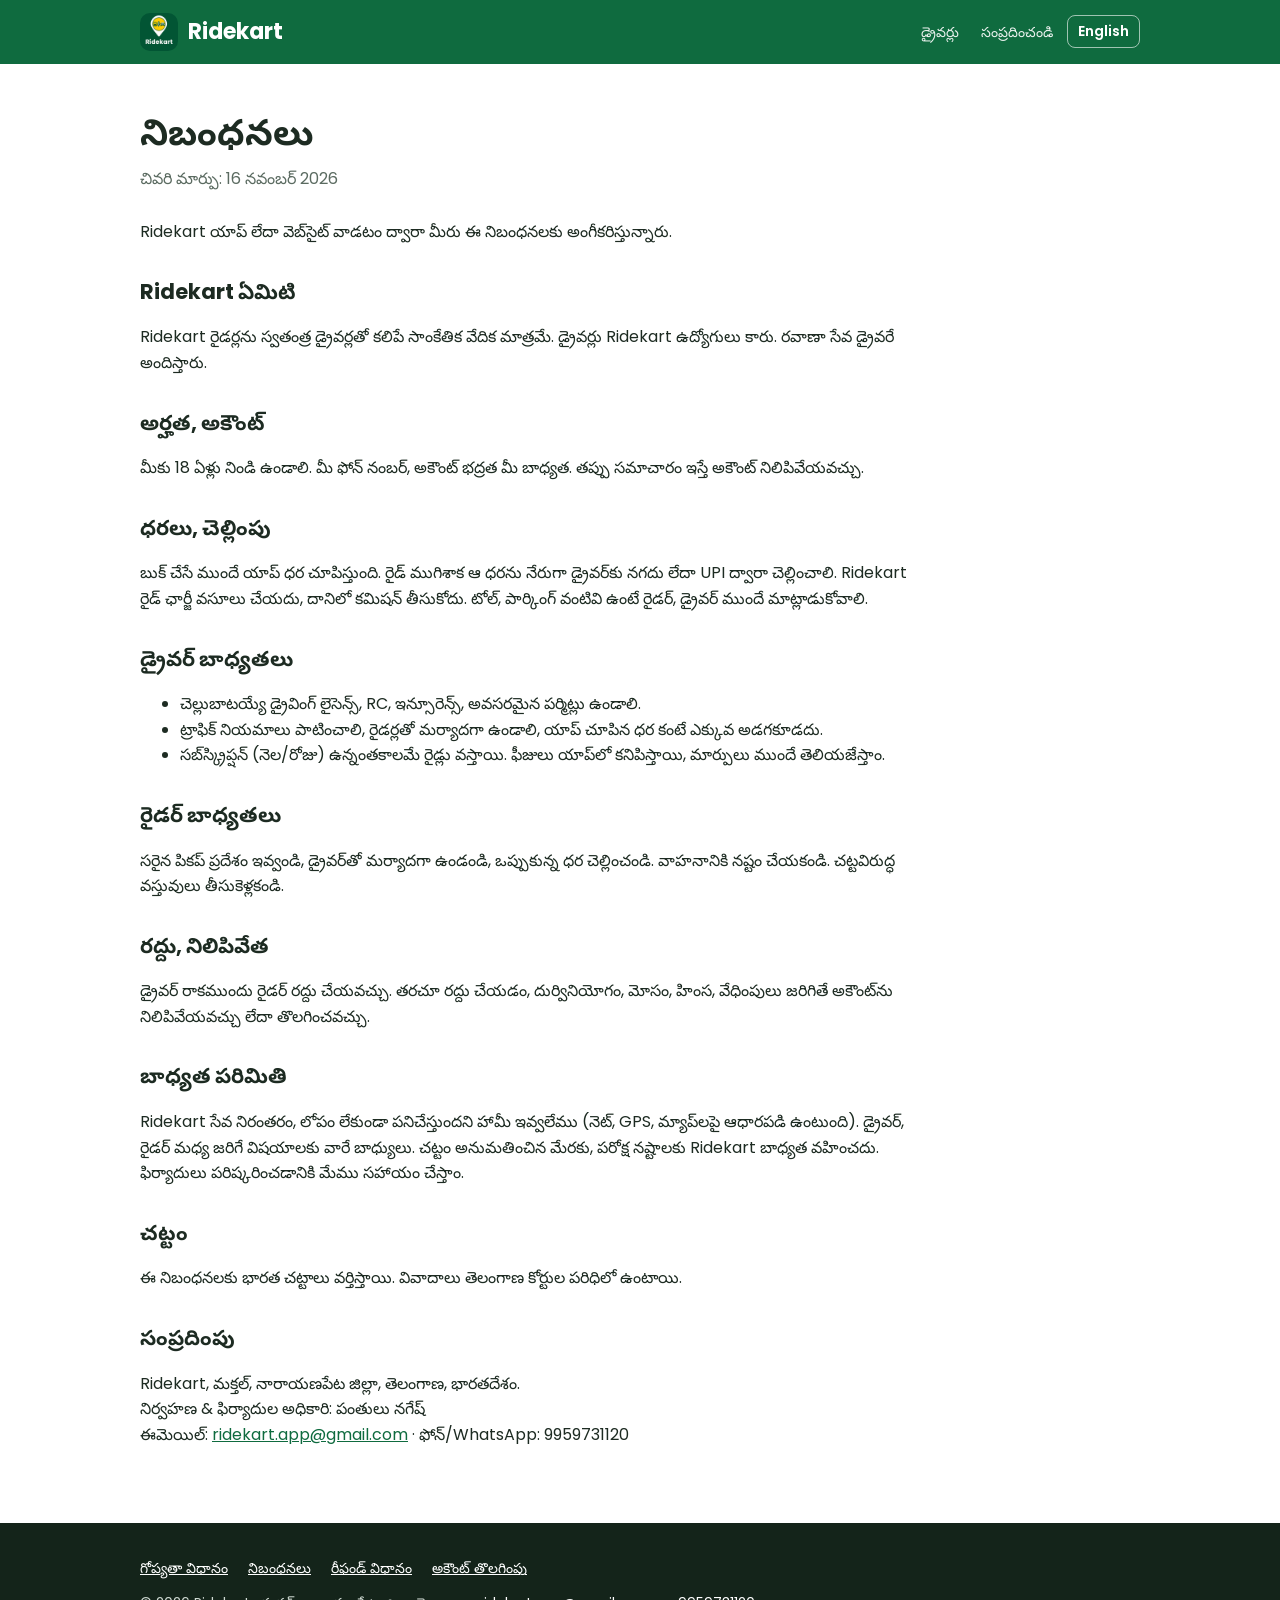
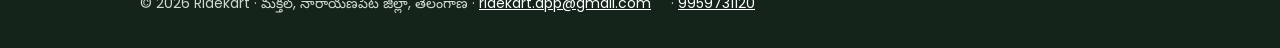
<file: terms.html>
<!DOCTYPE html>
<html lang="te">
<head>
<meta charset="utf-8">
<meta name="viewport" content="width=device-width,initial-scale=1">
<title>Terms of Use · Ridekart</title>
<meta name="description" content="Ridekart Terms of Use">
<meta name="theme-color" content="#0F6B3F">
<link rel="icon" href="img/favicon.png">
<link rel="apple-touch-icon" href="img/apple-touch-icon.png">
<link rel="stylesheet" href="style.css">
<script src="lang.js"></script>
</head>
<body>
<header><div class="wrap">
  <a class="brand" href="index.html"><img src="img/logo.png" alt="">Ridekart</a>
  <nav>
    <a class="hide-m" href="index.html#drivers"><span class="te">డ్రైవర్లు</span><span class="en">Drivers</span></a>
    <a class="hide-m" href="index.html#contact"><span class="te">సంప్రదించండి</span><span class="en">Contact</span></a>
    <button class="lang" onclick="rkToggleLang()" aria-label="Language"><span class="te">English</span><span class="en">తెలుగు</span></button>
  </nav>
</div></header>
<section class="doc"><div class="wrap">
<h1><span class="te">నిబంధనలు</span><span class="en">Terms of Use</span></h1>
<p class="upd"><span class="te">చివరి మార్పు: 16 నవంబర్ 2026</span><span class="en">Last updated: 16 November 2026</span></p>
<p><span class="te">Ridekart యాప్ లేదా వెబ్‌సైట్ వాడటం ద్వారా మీరు ఈ నిబంధనలకు అంగీకరిస్తున్నారు.</span><span class="en">By using the Ridekart app or website, you agree to these terms.</span></p>
<h2><span class="te">Ridekart ఏమిటి</span><span class="en">What Ridekart is</span></h2>
<div class="te"><p>Ridekart రైడర్లను స్వతంత్ర డ్రైవర్లతో కలిపే సాంకేతిక వేదిక మాత్రమే. డ్రైవర్లు Ridekart ఉద్యోగులు కారు. రవాణా సేవ డ్రైవరే అందిస్తారు.</p></div><div class="en"><p>Ridekart is only a technology platform that connects riders with independent drivers. Drivers are not Ridekart employees. The transport service is provided by the driver.</p></div>
<h2><span class="te">అర్హత, అకౌంట్</span><span class="en">Eligibility and account</span></h2>
<div class="te"><p>మీకు 18 ఏళ్లు నిండి ఉండాలి. మీ ఫోన్ నంబర్, అకౌంట్ భద్రత మీ బాధ్యత. తప్పు సమాచారం ఇస్తే అకౌంట్ నిలిపివేయవచ్చు.</p></div><div class="en"><p>You must be at least 18 years old. You are responsible for your phone number and account security. Accounts with false information may be suspended.</p></div>
<h2><span class="te">ధరలు, చెల్లింపు</span><span class="en">Fares and payment</span></h2>
<div class="te"><p>బుక్ చేసే ముందే యాప్ ధర చూపిస్తుంది. రైడ్ ముగిశాక ఆ ధరను నేరుగా డ్రైవర్‌కు నగదు లేదా UPI ద్వారా చెల్లించాలి. Ridekart రైడ్ ఛార్జీ వసూలు చేయదు, దానిలో కమిషన్ తీసుకోదు. టోల్, పార్కింగ్ వంటివి ఉంటే రైడర్, డ్రైవర్ ముందే మాట్లాడుకోవాలి.</p></div><div class="en"><p>The app shows the fare before you book. After the ride, pay that fare directly to the driver by cash or UPI. Ridekart does not collect ride fares and takes no commission. Tolls, parking etc., if any, should be agreed between rider and driver beforehand.</p></div>
<h2><span class="te">డ్రైవర్ బాధ్యతలు</span><span class="en">Driver responsibilities</span></h2>
<div class="te"><ul><li>చెల్లుబాటయ్యే డ్రైవింగ్ లైసెన్స్, RC, ఇన్సూరెన్స్, అవసరమైన పర్మిట్లు ఉండాలి.</li><li>ట్రాఫిక్ నియమాలు పాటించాలి, రైడర్లతో మర్యాదగా ఉండాలి, యాప్ చూపిన ధర కంటే ఎక్కువ అడగకూడదు.</li><li>సబ్‌స్క్రిప్షన్ (నెల/రోజు) ఉన్నంతకాలమే రైడ్లు వస్తాయి. ఫీజులు యాప్‌లో కనిపిస్తాయి, మార్పులు ముందే తెలియజేస్తాం.</li></ul></div><div class="en"><ul><li>Hold a valid driving licence, RC, insurance and any required permits.</li><li>Follow traffic rules, be courteous to riders, and not ask for more than the fare shown in the app.</li><li>You receive rides only while your subscription (monthly/day) is active. Fees are shown in the app, and we will announce changes in advance.</li></ul></div>
<h2><span class="te">రైడర్ బాధ్యతలు</span><span class="en">Rider responsibilities</span></h2>
<div class="te"><p>సరైన పికప్ ప్రదేశం ఇవ్వండి, డ్రైవర్‌తో మర్యాదగా ఉండండి, ఒప్పుకున్న ధర చెల్లించండి. వాహనానికి నష్టం చేయకండి. చట్టవిరుద్ధ వస్తువులు తీసుకెళ్లకండి.</p></div><div class="en"><p>Give the correct pickup location, be courteous to the driver and pay the agreed fare. Do not damage the vehicle or carry illegal items.</p></div>
<h2><span class="te">రద్దు, నిలిపివేత</span><span class="en">Cancellation and suspension</span></h2>
<div class="te"><p>డ్రైవర్ రాకముందు రైడర్ రద్దు చేయవచ్చు. తరచూ రద్దు చేయడం, దుర్వినియోగం, మోసం, హింస, వేధింపులు జరిగితే అకౌంట్‌ను నిలిపివేయవచ్చు లేదా తొలగించవచ్చు.</p></div><div class="en"><p>Riders may cancel before the driver arrives. Accounts may be suspended or removed for repeated cancellations, misuse, fraud, violence or harassment.</p></div>
<h2><span class="te">బాధ్యత పరిమితి</span><span class="en">Limitation of liability</span></h2>
<div class="te"><p>Ridekart సేవ నిరంతరం, లోపం లేకుండా పనిచేస్తుందని హామీ ఇవ్వలేము (నెట్, GPS, మ్యాప్‌లపై ఆధారపడి ఉంటుంది). డ్రైవర్, రైడర్ మధ్య జరిగే విషయాలకు వారే బాధ్యులు. చట్టం అనుమతించిన మేరకు, పరోక్ష నష్టాలకు Ridekart బాధ్యత వహించదు. ఫిర్యాదులు పరిష్కరించడానికి మేము సహాయం చేస్తాం.</p></div><div class="en"><p>We cannot guarantee the service will be uninterrupted or error-free (it depends on internet, GPS and maps). Drivers and riders are responsible for their own conduct. To the extent the law allows, Ridekart is not liable for indirect losses. We will help resolve complaints.</p></div>
<h2><span class="te">చట్టం</span><span class="en">Governing law</span></h2>
<div class="te"><p>ఈ నిబంధనలకు భారత చట్టాలు వర్తిస్తాయి. వివాదాలు తెలంగాణ కోర్టుల పరిధిలో ఉంటాయి.</p></div><div class="en"><p>These terms are governed by the laws of India. Disputes fall under the jurisdiction of courts in Telangana.</p></div>
<h2><span class="te">సంప్రదింపు</span><span class="en">Contact</span></h2>
<div class="te"><p>Ridekart, మక్తల్, నారాయణపేట జిల్లా, తెలంగాణ, భారతదేశం.<br>నిర్వహణ & ఫిర్యాదుల అధికారి: పంతులు నగేష్<br>ఈమెయిల్: <a href="mailto:ridekart.app@gmail.com">ridekart.app@gmail.com</a> · ఫోన్/WhatsApp: 9959731120</p></div><div class="en"><p>Ridekart, Makthal, Narayanpet District, Telangana, India.<br>Operator & Grievance Officer: Panthulu Nagesh<br>Email: <a href="mailto:ridekart.app@gmail.com">ridekart.app@gmail.com</a> · Phone/WhatsApp: 9959731120</p></div>
</div></section>
<footer><div class="wrap">
  <div class="links">
    <a href="privacy.html"><span class="te">గోప్యతా విధానం</span><span class="en">Privacy Policy</span></a>
    <a href="terms.html"><span class="te">నిబంధనలు</span><span class="en">Terms</span></a>
    <a href="refund.html"><span class="te">రీఫండ్ విధానం</span><span class="en">Refund Policy</span></a>
    <a href="delete-account.html"><span class="te">అకౌంట్ తొలగింపు</span><span class="en">Delete account</span></a>
  </div>
  <div>© 2026 Ridekart · <span class="te">మక్తల్, నారాయణపేట జిల్లా, తెలంగాణ</span><span class="en">Makthal, Narayanpet District, Telangana</span> · <a href="mailto:ridekart.app@gmail.com">ridekart.app@gmail.com</a> · <a href="tel:+919959731120">9959731120</a></div>
</div></footer>
</body>
</html>
</file>
<file: style.css>
@font-face{font-family:'Poppins';src:url(fonts/Poppins-Regular.woff2) format('woff2');font-weight:400;font-display:swap}
@font-face{font-family:'Poppins';src:url(fonts/Poppins-SemiBold.woff2) format('woff2');font-weight:600;font-display:swap}
@font-face{font-family:'Poppins';src:url(fonts/Poppins-Bold.woff2) format('woff2');font-weight:700;font-display:swap}
@font-face{font-family:'Noto Sans Telugu';src:url(fonts/NotoSansTelugu-Regular.woff2) format('woff2');font-weight:400;font-display:swap}
@font-face{font-family:'Noto Sans Telugu';src:url(fonts/NotoSansTelugu-SemiBold.woff2) format('woff2');font-weight:600;font-display:swap}
@font-face{font-family:'Noto Sans Telugu';src:url(fonts/NotoSansTelugu-Bold.woff2) format('woff2');font-weight:700;font-display:swap}
:root{--g:#0F6B3F;--gd:#0a4d2d;--y:#F2B51D;--ink:#1d2b22;--mut:#5B6B61;--bg:#f6f8f5;--line:#dfe6e0}
*{box-sizing:border-box}
html{-webkit-text-size-adjust:100%}
body{margin:0;font-family:Poppins,"Noto Sans Telugu",system-ui,sans-serif;color:var(--ink);background:#fff;line-height:1.6}
html[lang=te] .en,html[lang=en] .te{display:none!important}
a{color:var(--g)}
.wrap{max-width:1040px;margin:0 auto;padding:0 20px}
header{background:var(--g);color:#fff;position:sticky;top:0;z-index:5}
header .wrap{display:flex;align-items:center;gap:12px;height:64px}
.brand{display:flex;align-items:center;gap:10px;color:#fff;text-decoration:none;font-weight:700;font-size:22px}
.brand img{width:38px;height:38px;border-radius:10px}
nav{margin-left:auto;display:flex;align-items:center;gap:6px}
nav a{color:#fff;text-decoration:none;font-size:14px;padding:6px 8px;border-radius:8px;opacity:.9}
nav a:hover{background:rgba(255,255,255,.12)}
.lang{border:1px solid rgba(255,255,255,.6);background:none;color:#fff;border-radius:8px;padding:5px 10px;font:600 14px Poppins,sans-serif;cursor:pointer}
@media(max-width:640px){nav a.hide-m{display:none}}
.hero{background:linear-gradient(160deg,var(--g),var(--gd));color:#fff;padding:56px 0 64px}
.hero h1{font-size:clamp(28px,5vw,46px);line-height:1.2;margin:0 0 14px}
.hero p{font-size:18px;opacity:.92;max-width:620px;margin:0 0 26px}
.pill{display:inline-block;background:var(--y);color:#1d2b22;font-weight:700;border-radius:999px;padding:6px 14px;font-size:14px;margin-bottom:16px}
.btn{display:inline-block;background:var(--y);color:#1d2b22;text-decoration:none;font-weight:700;border-radius:12px;padding:13px 22px;margin:4px 8px 4px 0}
.btn.ghost{background:transparent;color:#fff;border:2px solid rgba(255,255,255,.7)}
section{padding:52px 0}
section.alt{background:var(--bg)}
h2{font-size:clamp(22px,3.5vw,32px);margin:0 0 8px}
.sub{color:var(--mut);margin:0 0 28px}
.grid{display:grid;gap:18px;grid-template-columns:repeat(auto-fit,minmax(240px,1fr))}
.card{background:#fff;border:1px solid var(--line);border-radius:16px;padding:22px}
.card h3{margin:6px 0 6px;font-size:19px}
.card p{margin:0;color:var(--mut)}
.veh{text-align:center}
.veh img{width:150px;height:auto}
.price{font-size:15px;color:var(--ink);margin-top:8px}
table{width:100%;border-collapse:collapse;background:#fff;border-radius:12px;overflow:hidden;font-size:15px}
th,td{padding:12px 14px;border-bottom:1px solid var(--line);text-align:left}
th{background:var(--g);color:#fff;font-weight:600}
.note{font-size:14px;color:var(--mut);margin-top:12px}
.steps{counter-reset:s;list-style:none;padding:0;margin:0}
.steps li{counter-increment:s;position:relative;padding:4px 0 14px 48px}
.steps li:before{content:counter(s);position:absolute;left:0;top:2px;width:34px;height:34px;border-radius:50%;background:var(--y);font-weight:700;display:flex;align-items:center;justify-content:center}
.contact{display:flex;flex-wrap:wrap;gap:12px}
footer{background:#14241a;color:#cfd9d2;padding:34px 0;font-size:14px}
footer a{color:#fff;margin-right:16px}
footer .links{margin-bottom:12px}
.doc{padding:40px 0 60px}
.doc h1{font-size:clamp(26px,4vw,36px);margin:0 0 4px}
.doc .upd{color:var(--mut);margin:0 0 28px}
.doc h2{font-size:21px;margin:30px 0 8px}
.doc p,.doc li{max-width:780px}
.doc .box{background:var(--bg);border-left:4px solid var(--y);padding:14px 18px;border-radius:8px;max-width:780px}
</file>
